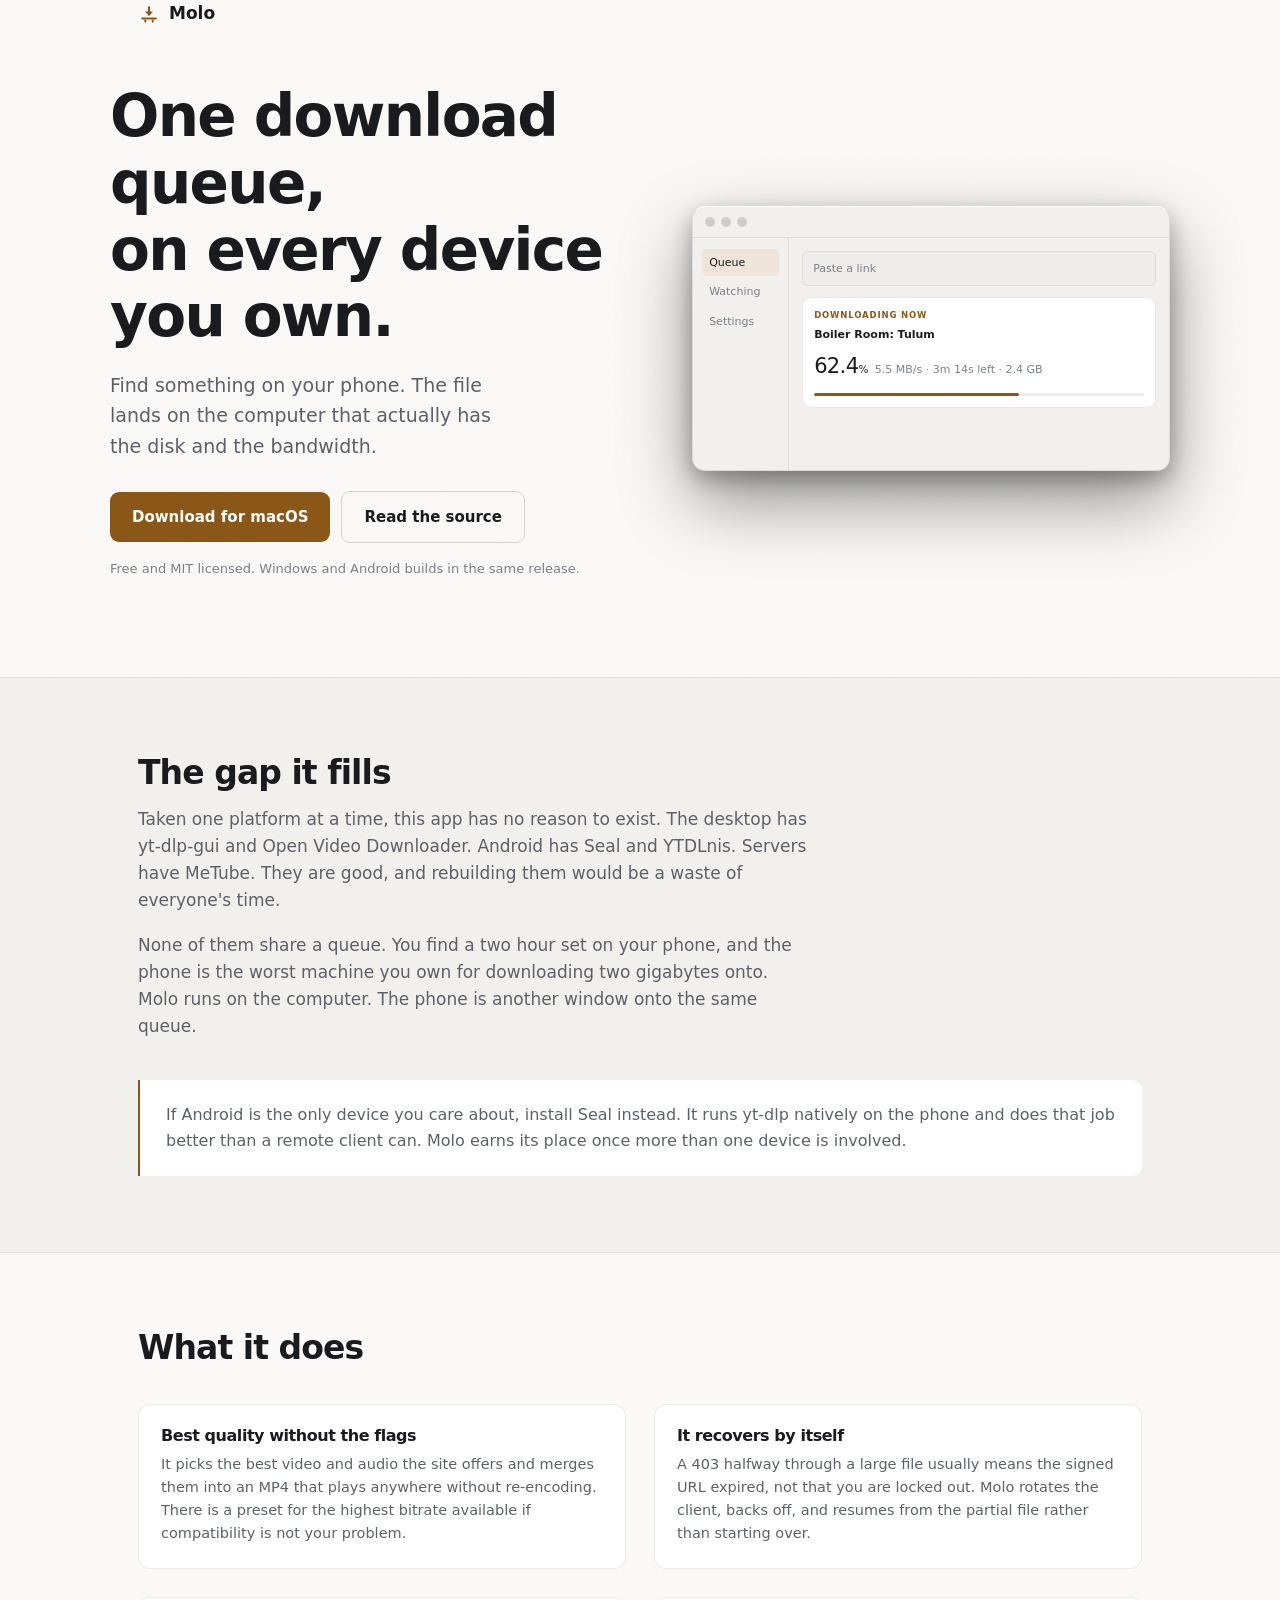
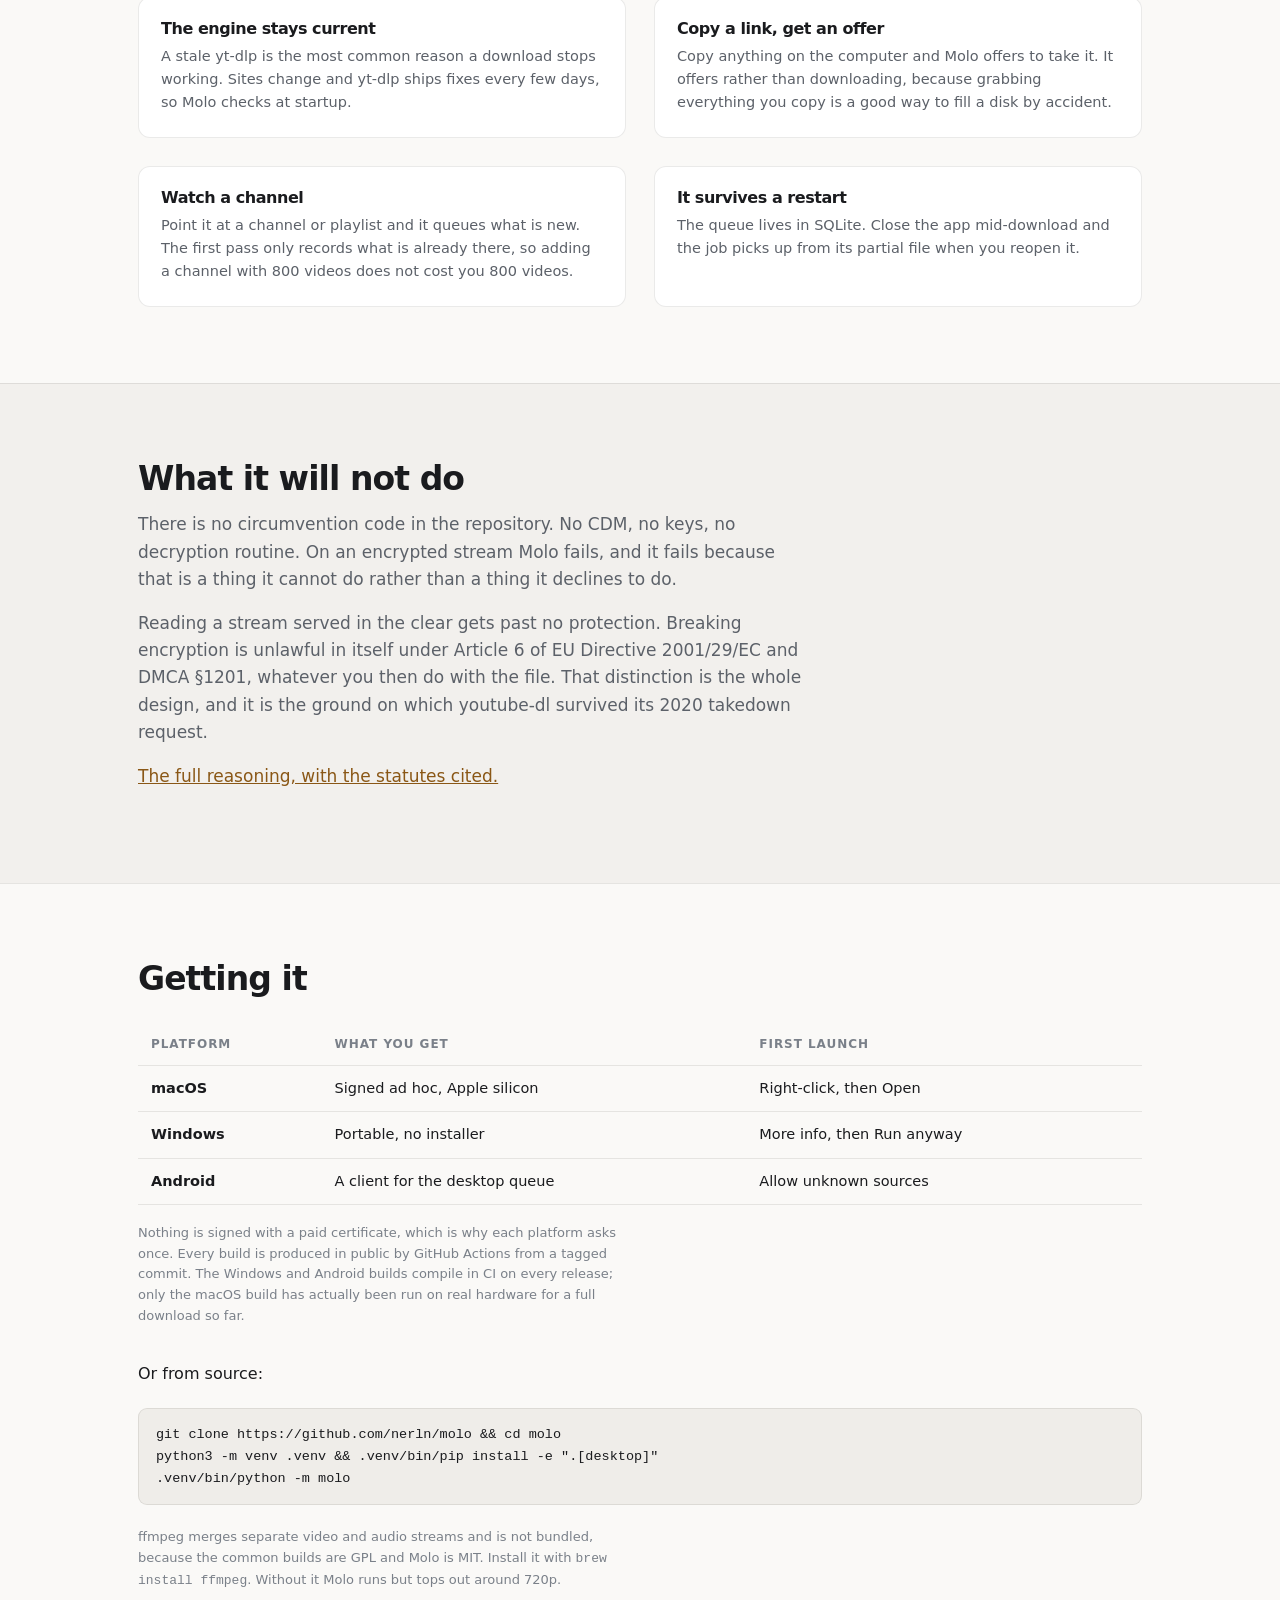
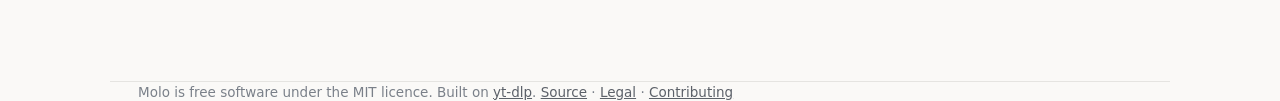
<file: docs/index.html>
<!DOCTYPE html>
<html lang="en">
<head>
<meta charset="utf-8">
<meta name="viewport" content="width=device-width, initial-scale=1">
<title>Molo: one download queue, on every device you own</title>
<meta name="description" content="A local interface for yt-dlp. Paste a link on your phone, the file lands on the computer with the disk and the bandwidth. Open source, macOS, Windows and Android.">
<meta property="og:title" content="Molo">
<meta property="og:description" content="One download queue, on every device you own.">
<meta property="og:type" content="website">
<link rel="icon" href="icon-192.png">
<style>
:root {
  --bg: #16171A; --panel: #1E2023; --card: #26282C; --sunken: #131416;
  --line: rgba(255,255,255,.08); --line-2: rgba(255,255,255,.14); --edge: rgba(255,255,255,.06);
  --text: #EDEEF0; --text-2: #A2A8B0; --text-3: #858C95;
  --accent: #DBA45E; --ink: #201403;
  --ease: cubic-bezier(.16,1,.3,1);
}
@media (prefers-color-scheme: light) {
  :root {
    --bg: #FAF9F7; --panel: #F2F0ED; --card: #FFF; --sunken: #EFEDE9;
    --line: rgba(26,22,18,.09); --line-2: rgba(26,22,18,.16); --edge: rgba(255,255,255,.9);
    --text: #1A1B1E; --text-2: #5C6169; --text-3: #7A8089;
    --accent: #8A5716; --ink: #FFF;
  }
}
* { box-sizing: border-box; }
body {
  margin: 0; background: var(--bg); color: var(--text);
  font-family: system-ui, -apple-system, BlinkMacSystemFont, "Segoe UI", sans-serif;
  font-size: 16px; line-height: 1.6; -webkit-font-smoothing: antialiased;
}
.grain {
  position: fixed; inset: 0; z-index: 0; pointer-events: none; opacity: .03;
  background-image: url("data:image/svg+xml,%3Csvg xmlns='http://www.w3.org/2000/svg' width='140' height='140'%3E%3Cfilter id='n'%3E%3CfeTurbulence type='fractalNoise' baseFrequency='.85' numOctaves='3'/%3E%3C/filter%3E%3Crect width='140' height='140' filter='url(%23n)'/%3E%3C/svg%3E");
}
main { position: relative; z-index: 1; }
.wrap { max-width: 1060px; margin: 0 auto; padding: 0 28px; }
a { color: var(--accent); }
h1, h2, h3 { letter-spacing: -.028em; line-height: 1.15; margin: 0; }
p { margin: 0 0 1em; }

/* header */
header { padding: 26px 0; }
.brand { display: flex; align-items: center; gap: 9px; font-weight: 680; font-size: 17px; }
.brand svg { width: 22px; height: 22px; color: var(--accent); }

/* hero: split, text weighted left */
.hero { display: grid; grid-template-columns: 1.05fr .95fr; gap: 54px; align-items: center; padding: 56px 0 84px; }
.hero h1 { font-size: clamp(38px, 5.2vw, 58px); font-weight: 700; }
.hero .sub { font-size: 19px; color: var(--text-2); margin: 20px 0 30px; max-width: 34ch; }
.cta { display: flex; gap: 11px; flex-wrap: wrap; align-items: center; }
.btn {
  display: inline-block; padding: 13px 22px; border-radius: 9px; font-size: 15px;
  font-weight: 620; text-decoration: none; transition: transform .15s var(--ease), filter .15s var(--ease);
}
.btn:hover { transform: translateY(-2px); }
.btn.solid { background: var(--accent); color: var(--ink); }
.btn.solid:hover { filter: brightness(1.08); }
.btn.line { border: 1px solid var(--line-2); color: var(--text); }
.meta { font-size: 13px; color: var(--text-3); margin-top: 16px; }

/* the app, drawn rather than screenshotted, so it cannot go stale */
.shot {
  border-radius: 13px; overflow: hidden; background: var(--panel);
  border: 1px solid var(--line); border-top-color: var(--edge);
  box-shadow: 0 30px 70px rgba(0,0,0,.42), 0 8px 22px rgba(0,0,0,.28);
  font-size: 11px;
}
.shot .bar { display: flex; gap: 6px; padding: 10px 12px; border-bottom: 1px solid var(--line); }
.shot .bar i { width: 10px; height: 10px; border-radius: 50%; background: var(--line-2); }
.shot .split { display: grid; grid-template-columns: 96px 1fr; min-height: 232px; }
.shot .side { border-right: 1px solid var(--line); padding: 11px 9px; }
.shot .side div { padding: 5px 7px; border-radius: 5px; color: var(--text-3); margin-bottom: 2px; }
.shot .side .on { background: rgba(219,164,94,.15); color: var(--text); }
.shot .main { padding: 13px; }
.shot .field { background: var(--sunken); border: 1px solid var(--line); border-radius: 6px; padding: 8px 10px; color: var(--text-3); margin-bottom: 11px; }
.shot .job { background: var(--card); border: 1px solid var(--line); border-radius: 9px; padding: 11px; }
.shot .kick { color: var(--accent); font-size: 8.5px; letter-spacing: .1em; font-weight: 700; }
.shot .name { font-weight: 620; margin: 3px 0 7px; }
.shot .num { font-size: 21px; font-weight: 300; letter-spacing: -.03em; }
.shot .rate { color: var(--text-3); margin-left: 7px; }
.shot .track { height: 3px; background: var(--sunken); border-radius: 99px; margin-top: 9px; overflow: hidden; }
.shot .track i { display: block; height: 100%; width: 62%; background: var(--accent); border-radius: 99px; }

/* sections */
section { padding: 76px 0; border-top: 1px solid var(--line); }
section.tint { background: var(--panel); }
h2 { font-size: clamp(25px, 3vw, 33px); font-weight: 680; margin-bottom: 14px; }
.lede { font-size: 17px; color: var(--text-2); max-width: 62ch; }

.pair { display: grid; grid-template-columns: 1fr 1fr; gap: 28px; margin-top: 38px; }
.item { padding: 22px; background: var(--card); border: 1px solid var(--line); border-radius: 12px; }
.item h3 { font-size: 16px; font-weight: 640; margin-bottom: 7px; }
.item p { font-size: 14.5px; color: var(--text-2); margin: 0; }

.quote {
  margin: 40px 0 0; padding: 22px 26px; border-left: 2px solid var(--accent);
  background: var(--card); border-radius: 0 10px 10px 0;
  font-size: 16px; color: var(--text-2);
}
pre {
  background: var(--sunken); border: 1px solid var(--line); border-radius: 9px;
  padding: 15px 17px; overflow-x: auto; font-size: 13.5px; margin: 22px 0;
}
code { font-family: ui-monospace, SFMono-Regular, Menlo, monospace; }
table { width: 100%; border-collapse: collapse; margin-top: 26px; font-size: 14.5px; }
th, td { text-align: left; padding: 11px 13px; border-bottom: 1px solid var(--line); }
th { font-size: 12px; text-transform: uppercase; letter-spacing: .08em; color: var(--text-3); font-weight: 620; }
td.plat { font-weight: 600; }

footer { padding: 44px 0 60px; border-top: 1px solid var(--line); font-size: 13.5px; color: var(--text-3); }
footer p, .meta { max-width: 58ch; }
footer a { color: var(--text-2); }

@media (max-width: 860px) {
  .hero { grid-template-columns: 1fr; gap: 40px; padding: 30px 0 56px; }
  .pair { grid-template-columns: 1fr; gap: 14px; }
  section { padding: 54px 0; }
}
</style>
</head>
<body>
<div class="grain"></div>
<main>

<header class="wrap">
  <span class="brand">
    <svg viewBox="0 0 32 32" fill="currentColor" aria-hidden="true">
      <rect x="14.5" y="4.6" width="3" height="9.4" rx="1.4"/>
      <path d="M10.4 12.4h11.2L16 19.4z"/>
      <rect x="4.6" y="21.1" width="22.8" height="3" rx="1.5"/>
      <rect x="9.3" y="23.9" width="2.6" height="4.8" rx="1.3"/>
      <rect x="20.1" y="23.9" width="2.6" height="4.8" rx="1.3"/>
    </svg>
    Molo
  </span>
</header>

<div class="wrap hero">
  <div>
    <h1>One download queue,<br>on every device you own.</h1>
    <p class="sub">Find something on your phone. The file lands on the computer that actually has the disk and the bandwidth.</p>
    <div class="cta">
      <a class="btn solid" href="https://github.com/nerln/molo/releases">Download for macOS</a>
      <a class="btn line" href="https://github.com/nerln/molo">Read the source</a>
    </div>
    <p class="meta">Free and MIT licensed. Windows and Android builds in the same release.</p>
  </div>

  <div class="shot" aria-hidden="true">
    <div class="bar"><i></i><i></i><i></i></div>
    <div class="split">
      <div class="side">
        <div class="on">Queue</div>
        <div>Watching</div>
        <div>Settings</div>
      </div>
      <div class="main">
        <div class="field">Paste a link</div>
        <div class="job">
          <div class="kick">DOWNLOADING NOW</div>
          <div class="name">Boiler Room: Tulum</div>
          <div><span class="num">62.4<span style="font-size:.5em">%</span></span><span class="rate">5.5 MB/s · 3m 14s left · 2.4 GB</span></div>
          <div class="track"><i></i></div>
        </div>
      </div>
    </div>
  </div>
</div>

<section class="tint">
  <div class="wrap">
    <h2>The gap it fills</h2>
    <p class="lede">
      Taken one platform at a time, this app has no reason to exist. The desktop has yt-dlp-gui and
      Open Video Downloader. Android has Seal and YTDLnis. Servers have MeTube. They are good, and
      rebuilding them would be a waste of everyone's time.
    </p>
    <p class="lede" style="margin-top:1em">
      None of them share a queue. You find a two hour set on your phone, and the phone is the worst
      machine you own for downloading two gigabytes onto. Molo runs on the computer. The phone is
      another window onto the same queue.
    </p>
    <div class="quote">
      If Android is the only device you care about, install Seal instead. It runs yt-dlp natively on
      the phone and does that job better than a remote client can. Molo earns its place once more
      than one device is involved.
    </div>
  </div>
</section>

<section>
  <div class="wrap">
    <h2>What it does</h2>
    <div class="pair">
      <div class="item">
        <h3>Best quality without the flags</h3>
        <p>It picks the best video and audio the site offers and merges them into an MP4 that plays
        anywhere without re-encoding. There is a preset for the highest bitrate available if
        compatibility is not your problem.</p>
      </div>
      <div class="item">
        <h3>It recovers by itself</h3>
        <p>A 403 halfway through a large file usually means the signed URL expired, not that you are
        locked out. Molo rotates the client, backs off, and resumes from the partial file rather
        than starting over.</p>
      </div>
      <div class="item">
        <h3>The engine stays current</h3>
        <p>A stale yt-dlp is the most common reason a download stops working. Sites change and
        yt-dlp ships fixes every few days, so Molo checks at startup.</p>
      </div>
      <div class="item">
        <h3>Copy a link, get an offer</h3>
        <p>Copy anything on the computer and Molo offers to take it. It offers rather than
        downloading, because grabbing everything you copy is a good way to fill a disk by accident.</p>
      </div>
      <div class="item">
        <h3>Watch a channel</h3>
        <p>Point it at a channel or playlist and it queues what is new. The first pass only records
        what is already there, so adding a channel with 800 videos does not cost you 800 videos.</p>
      </div>
      <div class="item">
        <h3>It survives a restart</h3>
        <p>The queue lives in SQLite. Close the app mid-download and the job picks up from its
        partial file when you reopen it.</p>
      </div>
    </div>
  </div>
</section>

<section class="tint">
  <div class="wrap">
    <h2>What it will not do</h2>
    <p class="lede">
      There is no circumvention code in the repository. No CDM, no keys, no decryption routine. On an
      encrypted stream Molo fails, and it fails because that is a thing it cannot do rather than a
      thing it declines to do.
    </p>
    <p class="lede" style="margin-top:1em">
      Reading a stream served in the clear gets past no protection. Breaking encryption is unlawful
      in itself under Article 6 of EU Directive 2001/29/EC and DMCA §1201, whatever you then do with
      the file. That distinction is the whole design, and it is the ground on which youtube-dl
      survived its 2020 takedown request.
    </p>
    <p class="lede" style="margin-top:1em">
      <a href="https://github.com/nerln/molo/blob/master/LEGAL.md">The full reasoning, with the statutes cited.</a>
    </p>
  </div>
</section>

<section>
  <div class="wrap">
    <h2>Getting it</h2>
    <table>
      <tr><th>Platform</th><th>What you get</th><th>First launch</th></tr>
      <tr><td class="plat">macOS</td><td>Signed ad hoc, Apple silicon</td><td>Right-click, then Open</td></tr>
      <tr><td class="plat">Windows</td><td>Portable, no installer</td><td>More info, then Run anyway</td></tr>
      <tr><td class="plat">Android</td><td>A client for the desktop queue</td><td>Allow unknown sources</td></tr>
    </table>
    <p class="meta" style="margin-top:18px">
      Nothing is signed with a paid certificate, which is why each platform asks once. Every build is
      produced in public by GitHub Actions from a tagged commit. The Windows and Android builds compile
      in CI on every release; only the macOS build has actually been run on real hardware for a full
      download so far.
    </p>

    <p style="margin-top:34px">Or from source:</p>
    <pre><code>git clone https://github.com/nerln/molo &amp;&amp; cd molo
python3 -m venv .venv &amp;&amp; .venv/bin/pip install -e ".[desktop]"
.venv/bin/python -m molo</code></pre>
    <p class="meta">
      ffmpeg merges separate video and audio streams and is not bundled, because the common builds
      are GPL and Molo is MIT. Install it with <code>brew install ffmpeg</code>. Without it Molo runs
      but tops out around 720p.
    </p>
  </div>
</section>

<footer class="wrap">
  Molo is free software under the MIT licence.
  Built on <a href="https://github.com/yt-dlp/yt-dlp">yt-dlp</a>.
  <a href="https://github.com/nerln/molo">Source</a> ·
  <a href="https://github.com/nerln/molo/blob/master/LEGAL.md">Legal</a> ·
  <a href="https://github.com/nerln/molo/blob/master/CONTRIBUTING.md">Contributing</a>
</footer>

</main>
</body>
</html>
</file>
